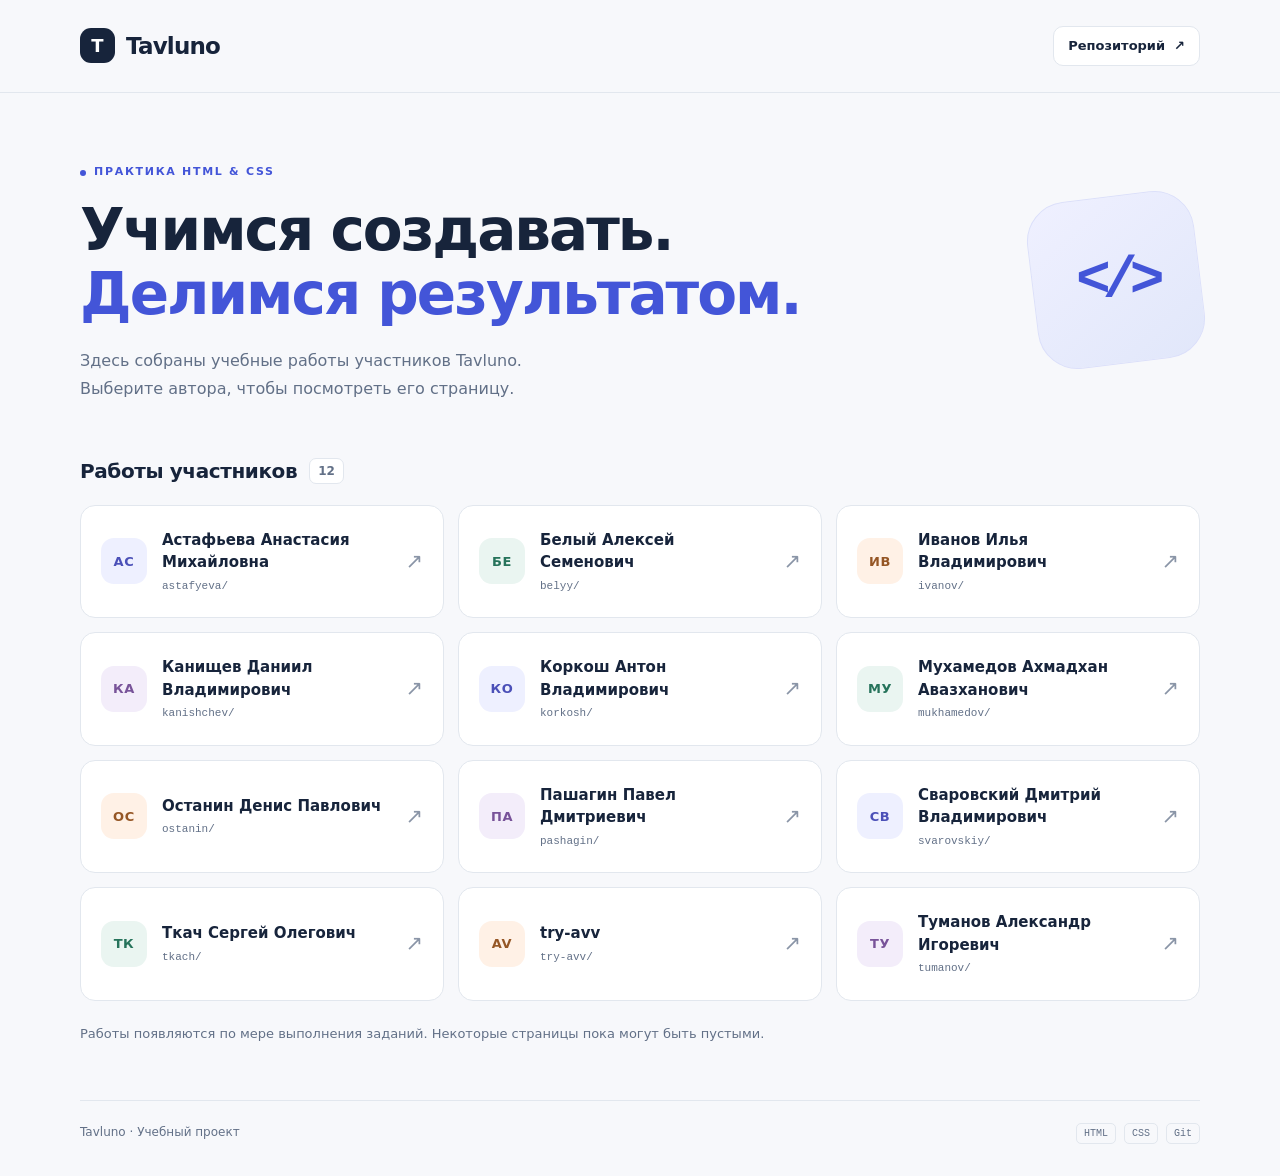
<file: index.html>
<!DOCTYPE html>
<html lang="ru">
<head>
  <meta charset="UTF-8">
  <meta name="viewport" content="width=device-width, initial-scale=1.0">
  <meta name="description" content="Tavluno — учебные работы по HTML и CSS. Выберите участника, чтобы посмотреть его страницу.">
  <meta name="color-scheme" content="light">
  <title>Tavluno — работы участников</title>
  <style>
    :root {
      color-scheme: light;
      --ink: #17243b;
      --muted: #627087;
      --accent: #4355d8;
      --border: #e2e7ee;
      --paper: #f7f8fb;
      font-family: Inter, ui-sans-serif, system-ui, -apple-system, BlinkMacSystemFont, "Segoe UI", sans-serif;
    }
    * { box-sizing: border-box; }
    body { margin: 0; background: var(--paper); color: var(--ink); line-height: 1.5; }
    a { color: inherit; }
    a:focus-visible { outline: 3px solid var(--accent); outline-offset: 5px; }
    .sr-only { position: absolute; width: 1px; height: 1px; padding: 0; margin: -1px; overflow: hidden; clip-path: inset(50%); white-space: nowrap; border: 0; }
    .skip-link { position: absolute; top: 12px; left: 12px; z-index: 2; padding: 10px 16px; background: white; border-radius: 10px; transform: translateY(-160%); }
    .skip-link:focus { transform: translateY(0); }
    .container { width: min(1120px, calc(100% - 48px)); margin-inline: auto; }
    .site-header { padding-block: 26px; border-bottom: 1px solid var(--border); }
    .header-inner { display: flex; justify-content: space-between; align-items: center; gap: 20px; }
    .brand { display: inline-flex; align-items: center; gap: 11px; text-decoration: none; font-size: 23px; font-weight: 750; letter-spacing: -0.8px; }
    .brand-mark { display: grid; place-items: center; width: 35px; height: 35px; border-radius: 11px; color: white; background: var(--ink); font-size: 18px; letter-spacing: 0; }
    .repo-link { display: inline-flex; align-items: center; gap: 9px; padding: 9px 14px; border: 1px solid var(--border); border-radius: 10px; background: white; text-decoration: none; font-size: 13px; font-weight: 600; }
    .repo-link:hover { border-color: #adb7c7; }
    .hero { position: relative; display: grid; grid-template-columns: 1fr auto; align-items: center; gap: 40px; padding-block: 66px 54px; }
    .eyebrow { display: inline-flex; align-items: center; gap: 8px; margin: 0 0 18px; font-size: 11px; font-weight: 750; letter-spacing: 1.7px; text-transform: uppercase; color: var(--accent); }
    .eyebrow::before { content: ""; width: 6px; height: 6px; border-radius: 50%; background: currentColor; }
    h1 { margin: 0; font-size: clamp(36px, 5vw, 58px); line-height: 1.1; font-weight: 750; letter-spacing: -2px; }
    h1 span { color: var(--accent); }
    .intro { max-width: 570px; margin: 21px 0 0; color: var(--muted); font-size: 16px; line-height: 1.7; }
    .hero-art { display: grid; place-items: center; width: 168px; height: 168px; border: 1px solid #dce0fa; border-radius: 40px; background: linear-gradient(145deg, #eff0ff, #e1e7fa); transform: rotate(-7deg); }
    .code-symbol { color: var(--accent); font-family: ui-monospace, SFMono-Regular, Consolas, monospace; font-size: 58px; font-weight: 700; letter-spacing: -8px; transform: rotate(7deg); }
    .section-heading { display: flex; align-items: center; gap: 12px; margin-bottom: 19px; }
    h2 { margin: 0; font-size: 20px; font-weight: 700; letter-spacing: -0.4px; }
    .count { min-width: 28px; padding: 3px 8px; border: 1px solid var(--border); border-radius: 7px; background: white; text-align: center; font-size: 12px; font-weight: 650; color: var(--muted); }
    .work-grid { display: grid; grid-template-columns: repeat(3, minmax(0, 1fr)); gap: 14px; margin: 0; padding: 0; list-style: none; }
    .work-card { display: flex; align-items: center; gap: 15px; height: 100%; min-height: 108px; padding: 23px 20px; border: 1px solid var(--border); border-radius: 15px; background: white; text-decoration: none; transition: transform 160ms ease, border-color 160ms ease, box-shadow 160ms ease; }
    .work-card:hover { transform: translateY(-3px); border-color: #b4bced; box-shadow: 0 8px 24px #17243b0a; }
    .avatar { display: grid; place-items: center; flex: 0 0 46px; height: 46px; border-radius: 13px; font-size: 13px; font-weight: 700; letter-spacing: 0.6px; }
    .tone-0 { background: #eef0ff; color: #4b50b8; }
    .tone-1 { background: #eaf5f1; color: #26735b; }
    .tone-2 { background: #fff1e6; color: #955625; }
    .tone-3 { background: #f3edfa; color: #785399; }
    .card-copy { display: grid; gap: 4px; min-width: 0; }
    .student-name { font-size: 15px; font-weight: 650; overflow-wrap: anywhere; }
    .folder-name { font-family: ui-monospace, SFMono-Regular, Consolas, monospace; font-size: 11px; color: var(--muted); }
    .card-arrow { margin-left: auto; color: #8a95a7; font-size: 21px; }
    .work-card:hover .card-arrow { color: var(--accent); }
    .note { margin: 23px 0 0; color: var(--muted); font-size: 13px; }
    .site-footer { display: flex; justify-content: space-between; flex-wrap: wrap; gap: 12px; margin-top: 57px; padding-block: 22px 32px; border-top: 1px solid var(--border); color: var(--muted); font-size: 12px; }
    .site-footer p { margin: 0; }
    .footer-tags { display: flex; gap: 8px; }
    .footer-tags span { padding: 2px 7px; border: 1px solid var(--border); border-radius: 5px; font-family: ui-monospace, SFMono-Regular, Consolas, monospace; font-size: 10px; }
    @media (max-width: 900px) {
      .work-grid { grid-template-columns: repeat(2, minmax(0, 1fr)); }
      .hero-art { width: 130px; height: 130px; border-radius: 32px; }
      .code-symbol { font-size: 45px; }
    }
    @media (max-width: 600px) {
      .container { width: calc(100% - 32px); }
      .site-header { padding-block: 19px; }
      .brand { font-size: 21px; }
      .repo-link { padding: 8px 10px; font-size: 12px; }
      .hero { grid-template-columns: 1fr; padding-block: 43px 36px; gap: 0; }
      .hero-art { display: none; }
      h1 { letter-spacing: -1.4px; }
      .intro { font-size: 15px; }
      .work-grid { grid-template-columns: 1fr; gap: 11px; }
      .work-card { min-height: 94px; padding: 18px; }
      .site-footer { margin-top: 36px; }
    }
    @media (prefers-reduced-motion: reduce) {
      .work-card { transition: none; }
      .work-card:hover { transform: none; }
    }
  </style>
</head>
<body>
  <a class="skip-link" href="#works">Перейти к работам</a>
  <header class="site-header">
    <div class="container header-inner">
      <a class="brand" href="./" aria-label="Tavluno — главная"><span class="brand-mark" aria-hidden="true">T</span>Tavluno</a>
      <a class="repo-link" href="https://github.com/varbachakov/tavluno" target="_blank" rel="noopener noreferrer">Репозиторий <span aria-hidden="true">↗</span><span class="sr-only"> на GitHub, в новой вкладке</span></a>
    </div>
  </header>
  <main class="container">
    <section class="hero" aria-labelledby="page-title">
      <div>
        <p class="eyebrow">Практика HTML &amp; CSS</p>
        <h1 id="page-title">Учимся создавать.<br><span>Делимся результатом.</span></h1>
        <p class="intro">Здесь собраны учебные работы участников Tavluno.<br>Выберите автора, чтобы посмотреть его страницу.</p>
      </div>
      <div class="hero-art" aria-hidden="true"><span class="code-symbol">&lt;/&gt;</span></div>
    </section>
    <section id="works" aria-labelledby="works-title">
      <div class="section-heading"><h2 id="works-title">Работы участников</h2><span class="count" aria-label="12 участников">12</span></div>
      <ul class="work-grid">
        <li>
          <a class="work-card" href="./astafyeva/">
            <span class="avatar tone-0" aria-hidden="true">АС</span>
            <span class="card-copy"><span class="student-name">Астафьева Анастасия Михайловна</span><span class="folder-name">astafyeva/</span></span>
            <span class="card-arrow" aria-hidden="true">↗</span>
            <span class="sr-only"> — открыть работу</span>
          </a>
        </li>
        <li>
          <a class="work-card" href="./belyy/">
            <span class="avatar tone-1" aria-hidden="true">БЕ</span>
            <span class="card-copy"><span class="student-name">Белый Алексей Семенович</span><span class="folder-name">belyy/</span></span>
            <span class="card-arrow" aria-hidden="true">↗</span>
            <span class="sr-only"> — открыть работу</span>
          </a>
        </li>
        <li>
          <a class="work-card" href="./ivanov/">
            <span class="avatar tone-2" aria-hidden="true">ИВ</span>
            <span class="card-copy"><span class="student-name">Иванов Илья Владимирович</span><span class="folder-name">ivanov/</span></span>
            <span class="card-arrow" aria-hidden="true">↗</span>
            <span class="sr-only"> — открыть работу</span>
          </a>
        </li>
        <li>
          <a class="work-card" href="./kanishchev/">
            <span class="avatar tone-3" aria-hidden="true">КА</span>
            <span class="card-copy"><span class="student-name">Канищев Даниил Владимирович</span><span class="folder-name">kanishchev/</span></span>
            <span class="card-arrow" aria-hidden="true">↗</span>
            <span class="sr-only"> — открыть работу</span>
          </a>
        </li>
        <li>
          <a class="work-card" href="./korkosh/">
            <span class="avatar tone-0" aria-hidden="true">КО</span>
            <span class="card-copy"><span class="student-name">Коркош Антон Владимирович</span><span class="folder-name">korkosh/</span></span>
            <span class="card-arrow" aria-hidden="true">↗</span>
            <span class="sr-only"> — открыть работу</span>
          </a>
        </li>
        <li>
          <a class="work-card" href="./mukhamedov/">
            <span class="avatar tone-1" aria-hidden="true">МУ</span>
            <span class="card-copy"><span class="student-name">Мухамедов Ахмадхан Авазханович</span><span class="folder-name">mukhamedov/</span></span>
            <span class="card-arrow" aria-hidden="true">↗</span>
            <span class="sr-only"> — открыть работу</span>
          </a>
        </li>
        <li>
          <a class="work-card" href="./ostanin/">
            <span class="avatar tone-2" aria-hidden="true">ОС</span>
            <span class="card-copy"><span class="student-name">Останин Денис Павлович</span><span class="folder-name">ostanin/</span></span>
            <span class="card-arrow" aria-hidden="true">↗</span>
            <span class="sr-only"> — открыть работу</span>
          </a>
        </li>
        <li>
          <a class="work-card" href="./pashagin/">
            <span class="avatar tone-3" aria-hidden="true">ПА</span>
            <span class="card-copy"><span class="student-name">Пашагин Павел Дмитриевич</span><span class="folder-name">pashagin/</span></span>
            <span class="card-arrow" aria-hidden="true">↗</span>
            <span class="sr-only"> — открыть работу</span>
          </a>
        </li>
        <li>
          <a class="work-card" href="./svarovskiy/">
            <span class="avatar tone-0" aria-hidden="true">СВ</span>
            <span class="card-copy"><span class="student-name">Сваровский Дмитрий Владимирович</span><span class="folder-name">svarovskiy/</span></span>
            <span class="card-arrow" aria-hidden="true">↗</span>
            <span class="sr-only"> — открыть работу</span>
          </a>
        </li>
        <li>
          <a class="work-card" href="./tkach/">
            <span class="avatar tone-1" aria-hidden="true">ТК</span>
            <span class="card-copy"><span class="student-name">Ткач Сергей Олегович</span><span class="folder-name">tkach/</span></span>
            <span class="card-arrow" aria-hidden="true">↗</span>
            <span class="sr-only"> — открыть работу</span>
          </a>
        </li>
        <li>
          <a class="work-card" href="./try-avv/">
            <span class="avatar tone-2" aria-hidden="true">AV</span>
            <span class="card-copy"><span class="student-name">try-avv</span><span class="folder-name">try-avv/</span></span>
            <span class="card-arrow" aria-hidden="true">↗</span>
            <span class="sr-only"> — открыть работу</span>
          </a>
        </li>
        <li>
          <a class="work-card" href="./tumanov/">
            <span class="avatar tone-3" aria-hidden="true">ТУ</span>
            <span class="card-copy"><span class="student-name">Туманов Александр Игоревич</span><span class="folder-name">tumanov/</span></span>
            <span class="card-arrow" aria-hidden="true">↗</span>
            <span class="sr-only"> — открыть работу</span>
          </a>
        </li>
      </ul>
      <p class="note">Работы появляются по мере выполнения заданий. Некоторые страницы пока могут быть пустыми.</p>
    </section>
  </main>
  <footer class="container site-footer">
    <p>Tavluno · Учебный проект</p>
    <div class="footer-tags" aria-label="Технологии проекта"><span>HTML</span><span>CSS</span><span>Git</span></div>
  </footer>
</body>
</html>
</file>
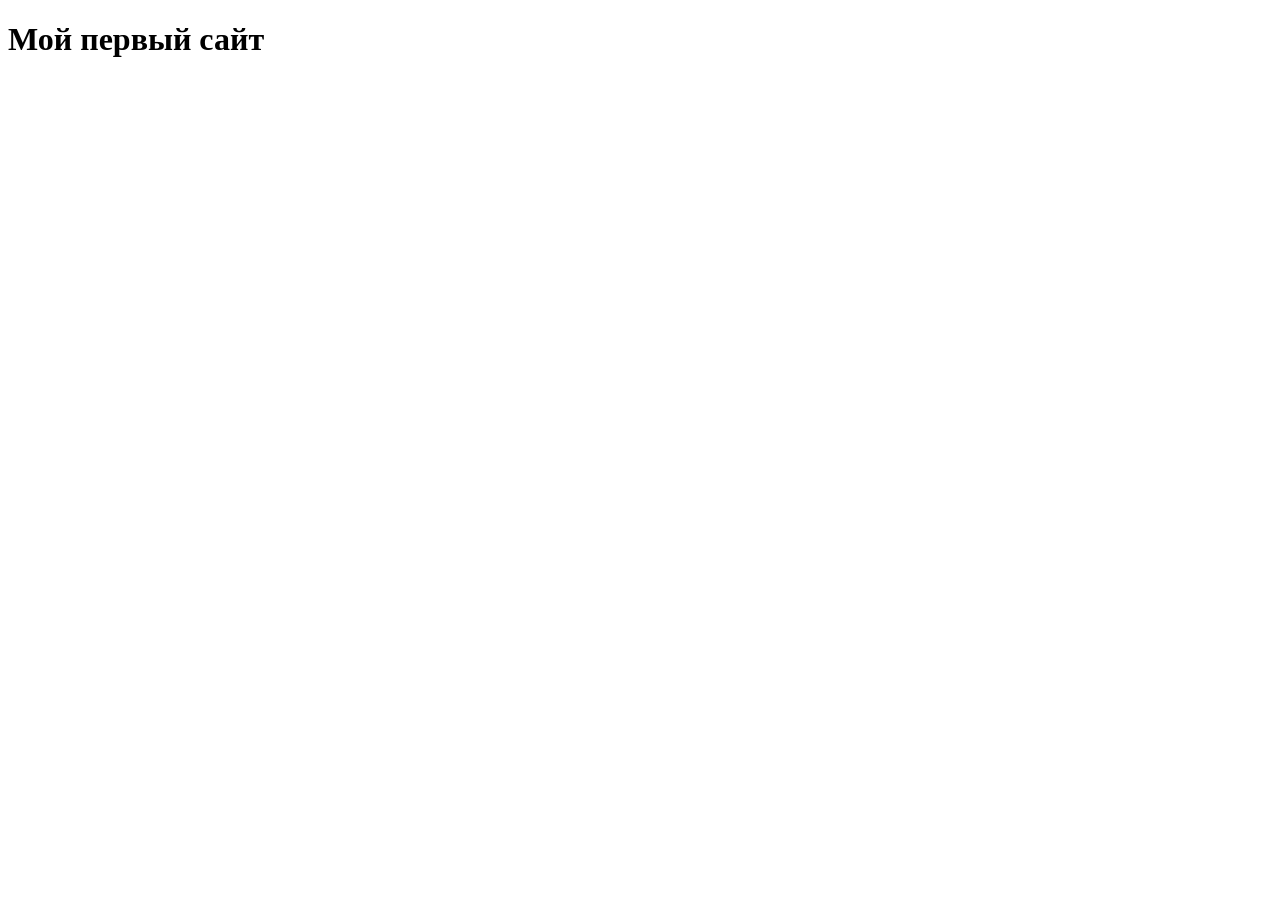
<file: try-avv/index.html>
<!DOCTYPE html>
<html lang="ru">
  <head>
    <meta charset="UTF-8">
    <meta name="viewport" content="width=device-width, initial-scale=1.0">
    <title>Try AVV — учебный проект</title>
  </head>
  <body>
  <h1>Мой первый сайт</h1>
  </body>
</html>
</file>
